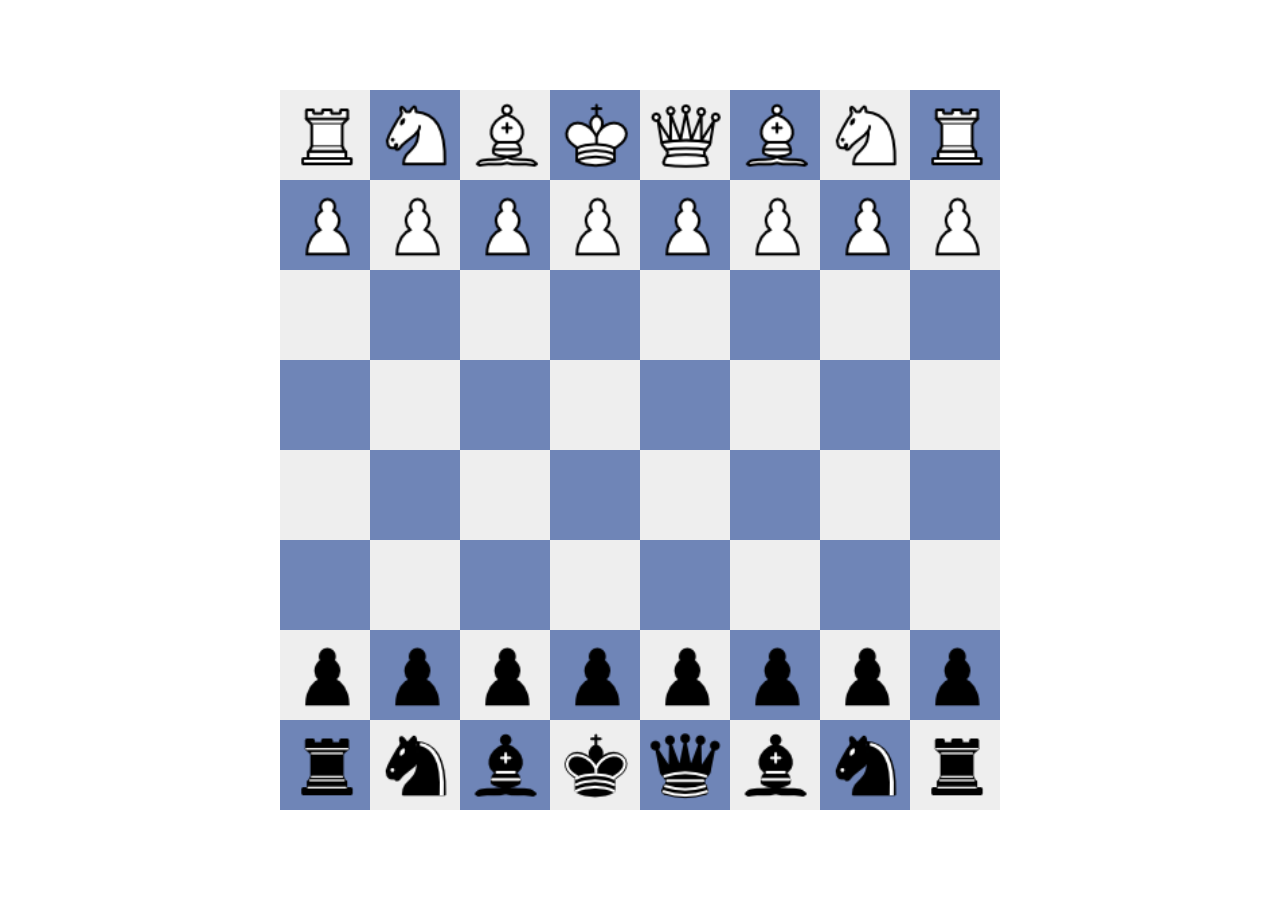
<file: Chess/index.html>
<!DOCTYPE html>
<html lang="en">
  <head>
    <meta charset="UTF-8" />
    <meta http-equiv="X-UA-Compatible" content="IE=edge" />
    <meta name="viewport" content="width=device-width, initial-scale=1.0" />
    <link rel="stylesheet" href="styles.css" />
    <script src="script.js" defer></script>
    <title>Chessboard</title>
  </head>
  <body>
    <div class="board" id="board">

    </div>
  </body>
</html>
</file>
<file: Chess/styles.css>
*, *::after, *::before {
    box-sizing: border-box;
}

:root {
    --dark-square: #6f85b7;
    --light-square: #eee;
    --square-size: 90px;
}

body {
    margin: 0;
}

.board {
    width: 100vw;
    height: 100vh;
    display: grid;
    justify-content: center;
    align-content: center;
    justify-items: center;
    align-items: center;
    grid-template-columns: repeat(8, auto);
}

.light-square {
    width: var(--square-size);
    height: var(--square-size);
    background-color: var(--light-square);
}

.dark-square {
    width: var(--square-size);
    height: var(--square-size);
    background-color: var(--dark-square);
}

.light-square,
.dark-square {
    display: flex;
    justify-content: center;
    align-items: center;
}

.chess-piece {
    width: calc(var(--square-size) * .9);
    height: calc(var(--square-size) * .9);
}
</file>
